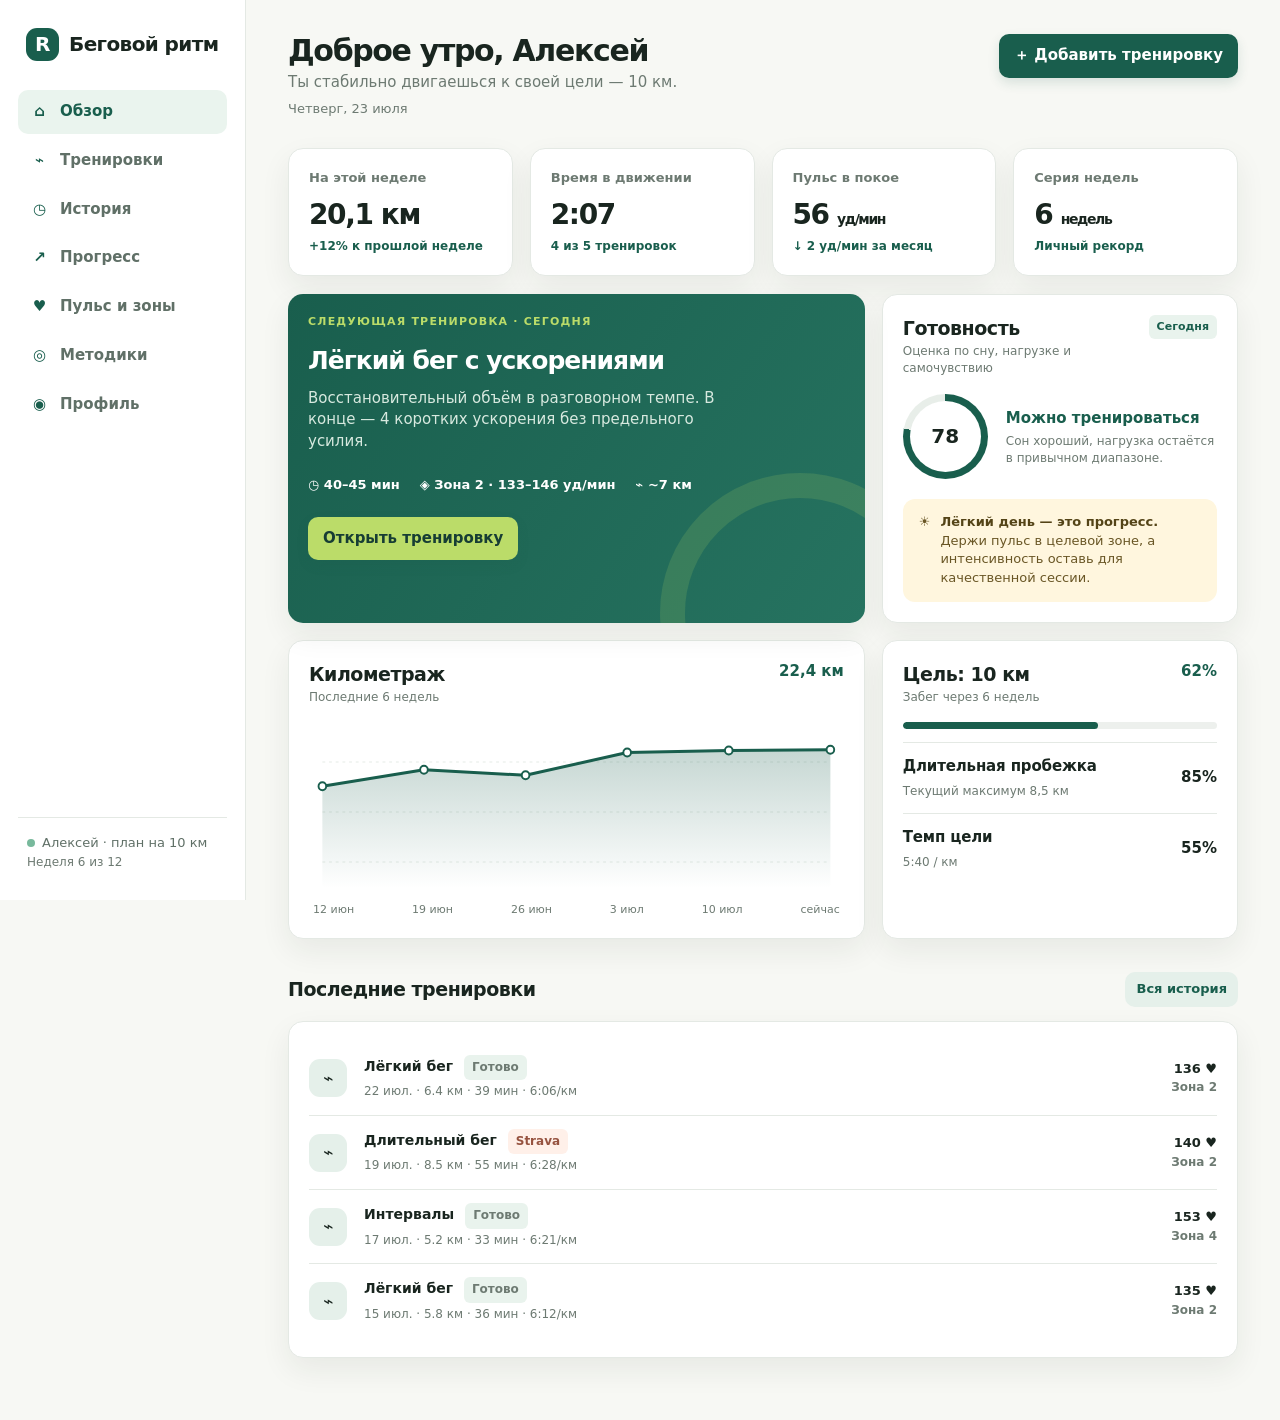
<file: outputs/index.html>
<!doctype html>
<html lang="ru">
<head>
  <meta charset="utf-8" />
  <meta name="viewport" content="width=device-width, initial-scale=1" />
  <title>Беговой ритм — личный кабинет</title>
  <style>
    :root { --ink:#19251f; --muted:#6d7a72; --line:#e4e9e4; --paper:#f7f8f4; --card:#fff; --forest:#195e4d; --lime:#bbdc69; --coral:#ea795d; --blue:#5486d9; --shadow:0 12px 30px rgba(22,43,35,.07); }
    * { box-sizing:border-box; }
    body { margin:0; background:var(--paper); color:var(--ink); font:15px/1.45 Inter, ui-sans-serif, system-ui, -apple-system, BlinkMacSystemFont, "Segoe UI", sans-serif; }
    button, input, select, textarea { font:inherit; }
    button { cursor:pointer; }
    .app { min-height:100vh; display:grid; grid-template-columns:246px minmax(0,1fr); }
    aside { background:#fff; color:var(--ink); padding:28px 18px; display:flex; flex-direction:column; position:sticky; top:0; height:100vh; border-right:1px solid var(--line); }
    .brand { display:flex; align-items:center; gap:10px; padding:0 8px 29px; font-weight:750; letter-spacing:-.03em; font-size:20px; }
    .brand-mark { display:grid; place-items:center; width:33px; height:33px; border-radius:11px; color:#fff; background:var(--forest); font-weight:900; }
    .nav { display:grid; gap:5px; }
    .nav button { border:0; color:#607067; background:transparent; border-radius:10px; padding:11px 12px; text-align:left; display:flex; gap:11px; align-items:center; font-weight:600; }
    .nav button:hover, .nav button.active { background:#eaf4ee; color:var(--forest); }
    .nav .icon { width:19px; text-align:center; color:var(--forest); }
    .aside-bottom { margin-top:auto; padding:16px 9px 0; border-top:1px solid var(--line); color:#607067; font-size:13px; }
    .profile-dot { width:8px; height:8px; display:inline-block; border-radius:50%; margin-right:7px; background:#78b99c; }
    main { max-width:1400px; width:100%; margin:0 auto; padding:34px 42px 62px; }
    .page { display:none; animation:fade .18s ease-out; }
    .page.active { display:block; }
    @keyframes fade { from{opacity:.5; transform:translateY(3px)} to{opacity:1; transform:none} }
    .topline { display:flex; align-items:flex-start; justify-content:space-between; gap:20px; margin-bottom:29px; }
    h1 { font-size:30px; letter-spacing:-.045em; margin:0 0 5px; line-height:1.1; }
    h2 { font-size:19px; letter-spacing:-.025em; margin:0; }
    h3 { font-size:15px; margin:0 0 5px; letter-spacing:-.01em; }
    p { margin:0; color:var(--muted); }
    .date { font-size:13px; color:var(--muted); margin-top:6px; }
    .btn { border:0; background:var(--forest); color:#fff; border-radius:10px; padding:11px 15px; font-weight:700; box-shadow:0 5px 12px rgba(25,94,77,.14); }
    .btn:hover { background:#124a3d; }
    .btn.secondary { color:var(--forest); background:#e5f0ea; box-shadow:none; }
    .btn.light { background:#fff; color:var(--forest); box-shadow:none; }
    .btn.warn { background:#fff0eb; color:#b94d35; box-shadow:none; }
    .btn.small { padding:8px 11px; font-size:13px; }
    .grid { display:grid; gap:17px; }
    .stats { grid-template-columns:repeat(4,1fr); margin-bottom:18px; }
    .card { background:var(--card); border:1px solid var(--line); border-radius:15px; padding:20px; box-shadow:var(--shadow); }
    .stat { min-height:115px; }
    .stat .label { color:var(--muted); font-size:13px; font-weight:600; }
    .stat .value { font-size:28px; font-weight:760; letter-spacing:-.05em; margin:8px 0 2px; }
    .delta { color:var(--forest); font-size:12px; font-weight:700; }
    .delta.coral { color:#c65c44; }
    .dashboard-grid { grid-template-columns:minmax(0,1.36fr) minmax(300px,.84fr); }
    .session { background:linear-gradient(125deg,#195e4d,#267360); color:#fff; border:0; min-height:275px; position:relative; overflow:hidden; }
    .session:after { content:""; width:230px; height:230px; position:absolute; border:25px solid rgba(187,220,105,.15); border-radius:50%; right:-75px; bottom:-130px; }
    .session > * { position:relative; z-index:1; }
    .eyebrow { color:var(--lime); text-transform:uppercase; letter-spacing:.11em; font-weight:800; font-size:11px; }
    .session h2 { font-size:25px; margin:13px 0 8px; letter-spacing:-.04em; }
    .session p { color:#d7e9df; max-width:430px; }
    .session-meta { display:flex; gap:20px; flex-wrap:wrap; margin-top:23px; font-size:13px; font-weight:650; }
    .session .btn { margin-top:22px; background:var(--lime); color:#173d34; }
    .readiness { display:flex; align-items:center; gap:18px; }
    .score-ring { --pct:78; width:85px; height:85px; border-radius:50%; display:grid; place-items:center; background:conic-gradient(var(--forest) calc(var(--pct) * 1%), #e8eee9 0); position:relative; flex:0 0 auto; }
    .score-ring:after { content:""; position:absolute; inset:7px; background:#fff; border-radius:50%; }
    .score-ring span { position:relative; z-index:1; font-size:20px; font-weight:800; }
    .readiness .status { color:var(--forest); font-weight:800; margin:3px 0; }
    .chart-card { min-height:270px; }
    .card-head { display:flex; justify-content:space-between; gap:12px; align-items:flex-start; margin-bottom:16px; }
    .tiny { color:var(--muted); font-size:12px; }
    .chart { width:100%; height:180px; display:block; overflow:visible; }
    .chart-labels { display:flex; justify-content:space-between; color:var(--muted); font-size:11px; padding:0 4px; }
    .progress-row { display:flex; justify-content:space-between; align-items:center; gap:16px; padding:13px 0; border-top:1px solid var(--line); }
    .progress-row:first-of-type { border-top:0; }
    .bar { height:7px; border-radius:9px; background:#edf0ed; overflow:hidden; width:100%; margin-top:7px; }
    .bar i { height:100%; display:block; background:var(--forest); border-radius:inherit; }
    .section-title { display:flex; justify-content:space-between; align-items:center; gap:16px; margin:33px 0 14px; }
    .activity-list { display:grid; gap:0; }
    .activity { display:grid; grid-template-columns:43px 1fr auto; gap:12px; align-items:center; padding:13px 0; border-top:1px solid var(--line); }
    .activity:first-child { border-top:0; }
    .run-dot { width:38px; height:38px; border-radius:11px; display:grid; place-items:center; font-size:17px; background:#e5f0ea; }
    .activity strong { display:block; font-size:14px; }
    .activity span { font-size:12px; color:var(--muted); }
    .activity .side { text-align:right; font-weight:700; font-size:13px; }
    .notice { padding:14px 16px; border-radius:12px; background:#fff6de; color:#695625; font-size:13px; display:flex; gap:10px; align-items:flex-start; }
    .notice b { color:#544417; }
    .toolbar { display:flex; flex-wrap:wrap; gap:10px; align-items:center; margin-bottom:18px; }
    input, select, textarea { border:1px solid #dce4dd; border-radius:9px; color:var(--ink); background:#fff; padding:10px 11px; outline:0; width:100%; }
    input:focus, select:focus, textarea:focus { border-color:#55a08d; box-shadow:0 0 0 3px rgba(80,160,140,.13); }
    label { display:grid; gap:6px; color:#4c5b52; font-size:13px; font-weight:700; }
    textarea { min-height:80px; resize:vertical; }
    .filters { display:grid; grid-template-columns:1.5fr repeat(3,1fr); gap:10px; flex:1; min-width:540px; }
    .workout-layout { grid-template-columns:minmax(0,1.45fr) minmax(280px,.75fr); }
    .workout-hero { padding:24px; }
    .workout-hero h2 { font-size:23px; margin-top:8px; }
    .target-zone { margin:18px 0; display:flex; align-items:center; gap:11px; padding:12px; background:#f0f6f2; border-radius:11px; color:var(--forest); font-weight:700; }
    .target-zone .badge { background:var(--forest); color:#fff; padding:5px 8px; border-radius:7px; font-size:12px; }
    .plan-details { display:grid; grid-template-columns:repeat(3,1fr); gap:10px; margin:19px 0; }
    .plan-details div { padding:11px; border:1px solid var(--line); border-radius:10px; }
    .plan-details span { display:block; color:var(--muted); font-size:12px; }
    .plan-details b { display:block; font-size:16px; margin-top:2px; }
    .tip { background:#f6faf2; border-left:3px solid var(--lime); padding:13px; font-size:13px; color:#465548; border-radius:0 8px 8px 0; }
    .manual-form { display:grid; gap:13px; }
    .form-grid { display:grid; grid-template-columns:repeat(2,1fr); gap:12px; }
    .form-grid.three { grid-template-columns:repeat(3,1fr); }
    .history-card { padding:8px 20px; }
    .history-row { display:grid; grid-template-columns:70px minmax(180px,1.4fr) repeat(3,.7fr) 100px 26px; align-items:center; gap:15px; padding:14px 0; border-top:1px solid var(--line); }
    .history-row:first-child { border-top:0; }
    .history-row span { color:var(--muted); font-size:13px; }
    .tag { display:inline-flex; width:max-content; padding:4px 8px; color:var(--forest); background:#e9f3ed; border-radius:6px; font-size:11px; font-weight:800; }
    .tag.import { color:#96523f; background:#fff0e9; }
    .icon-button { border:0; background:transparent; color:var(--muted); font-size:18px; padding:2px; }
    .progress-grid { grid-template-columns:1.35fr .85fr; }
    .metric-tabs { display:flex; flex-wrap:wrap; gap:6px; }
    .metric-tabs button { background:#f0f3f0; border:0; border-radius:7px; color:#55645a; padding:6px 8px; font-size:12px; font-weight:700; }
    .metric-tabs button.active { color:#fff; background:var(--forest); }
    .insight { border-radius:12px; padding:16px; background:#f2f8ec; color:#3c5a47; margin-top:11px; font-size:13px; }
    .insight b { display:block; margin-bottom:4px; color:#173d34; }
    .zone-layout { grid-template-columns:.8fr 1.2fr; }
    .radio-list { display:grid; gap:7px; }
    .radio { cursor:pointer; display:flex; gap:9px; align-items:flex-start; padding:10px; border:1px solid var(--line); border-radius:10px; font-size:13px; color:#536258; }
    .radio:has(input:checked) { border-color:#7dbda9; background:#f2f8f4; color:#234c40; }
    .radio input { width:auto; margin:2px 0 0; accent-color:var(--forest); }
    .calc-result { display:grid; grid-template-columns:repeat(3,1fr); gap:10px; margin:18px 0; }
    .calc-result div { padding:11px; border-radius:10px; background:#f5f7f5; }
    .calc-result span { display:block; font-size:11px; color:var(--muted); }
    .calc-result b { font-size:18px; }
    .zone-table { display:grid; gap:8px; }
    .zone-row { display:grid; grid-template-columns:35px 86px 1fr auto; gap:10px; align-items:center; border:1px solid var(--line); padding:10px; border-radius:10px; }
    .z-pill { color:#173d34; font-size:11px; font-weight:900; border-radius:7px; text-align:center; padding:6px 1px; background:#d9efe5; }
    .zone-row:nth-child(2) .z-pill { background:#dff0c6; }
    .zone-row:nth-child(3) .z-pill { background:#f6e9ab; }
    .zone-row:nth-child(4) .z-pill { background:#ffd6ad; }
    .zone-row:nth-child(5) .z-pill { background:#ffd2c9; }
    .zone-row strong { font-size:13px; }
    .zone-row span { font-size:12px; color:var(--muted); }
    .zone-row b { font-size:13px; white-space:nowrap; }
    .method-grid { grid-template-columns:repeat(2,1fr); }
    .method { position:relative; padding:20px; transition:.15s; cursor:pointer; }
    .method:hover { transform:translateY(-2px); }
    .method.selected { border:2px solid #4a9c85; padding:19px; }
    .method .check { display:none; position:absolute; top:15px; right:15px; color:var(--forest); font-weight:900; }
    .method.selected .check { display:block; }
    .method ul { margin:13px 0 0; padding-left:17px; color:var(--muted); font-size:13px; }
    .method li + li { margin-top:5px; }
    .advanced { color:#94532f; background:#fff1e9; border-radius:5px; padding:3px 6px; font-size:10px; margin-left:5px; vertical-align:2px; }
    .three-zone { display:flex; height:21px; gap:3px; margin:14px 0 7px; }
    .three-zone i { display:block; border-radius:4px; }
    .three-zone i:nth-child(1){width:77%;background:#82c6a8}.three-zone i:nth-child(2){width:7%;background:#f1d280}.three-zone i:nth-child(3){width:16%;background:#e4876f}
    .recovery-grid { grid-template-columns:repeat(3,1fr); }
    .recovery { min-height:154px; }
    .recovery .emoji { font-size:24px; margin-bottom:8px; }
    .profile-grid { grid-template-columns:.9fr 1.1fr; }
    .strava-card { background:linear-gradient(130deg,#fb6a34,#e85025); color:#fff; border:0; }
    .strava-card p { color:#ffe8dc; }
    .connection { padding:14px; border-radius:11px; background:rgba(255,255,255,.14); margin:17px 0; display:flex; justify-content:space-between; gap:8px; }
    .connection small { display:block; color:#ffe8dc; }
    .switch { display:flex; align-items:center; gap:9px; cursor:pointer; color:#48574e; font-weight:700; font-size:13px; }
    .switch input { appearance:none; width:34px; height:19px; background:#cbd5ce; border-radius:20px; position:relative; padding:0; transition:.2s; }
    .switch input:before { content:""; width:15px; height:15px; background:#fff; position:absolute; left:2px; top:2px; border-radius:50%; transition:.2s; }
    .switch input:checked { background:var(--forest); }
    .switch input:checked:before { left:17px; }
    .achievement-list { display:grid; grid-template-columns:repeat(2,1fr); gap:10px; }
    .achievement { padding:12px; border:1px solid var(--line); border-radius:10px; font-size:13px; }
    .achievement .emoji { font-size:21px; display:block; margin-bottom:5px; }
    .achievement.locked { opacity:.44; }
    .creator-card { display:flex; align-items:center; gap:15px; }
    .admin-avatar { width:68px; height:68px; flex:0 0 auto; display:grid; place-items:center; overflow:hidden; border-radius:50%; background:linear-gradient(145deg,#d9eddf,#9ecab5); color:var(--forest); font-weight:850; font-size:20px; border:3px solid #f1f7f2; box-shadow:0 3px 10px rgba(25,94,77,.12); }
    .admin-avatar img { width:100%; height:100%; object-fit:cover; }
    .creator-card h2 { margin-bottom:3px; }
    .creator-links { display:flex; gap:8px; flex-wrap:wrap; margin-top:8px; }
    .creator-links a { color:var(--forest); text-decoration:none; padding:5px 8px; background:#eaf4ee; border-radius:7px; font-size:12px; font-weight:800; }
    .modal-backdrop { position:fixed; z-index:50; inset:0; background:rgba(14,31,25,.55); display:none; align-items:center; justify-content:center; padding:20px; }
    .modal-backdrop.open { display:flex; }
    .modal { width:min(650px,100%); max-height:calc(100vh - 40px); overflow:auto; background:#fff; border-radius:17px; padding:25px; box-shadow:0 25px 80px rgba(0,0,0,.2); }
    .modal-top { display:flex; justify-content:space-between; gap:10px; margin-bottom:20px; }
    .modal-top h2 { font-size:23px; }
    .modal-close { border:0; color:var(--muted); background:transparent; font-size:24px; line-height:1; }
    .scale { display:grid; grid-template-columns:repeat(10,1fr); gap:5px; }
    .scale input { display:none; }
    .scale label { display:grid; place-items:center; height:34px; background:#f0f3f0; border-radius:7px; cursor:pointer; color:#58675e; font-size:13px; }
    .scale input:checked + label { background:var(--forest); color:#fff; }
    .choice-set { display:flex; flex-wrap:wrap; gap:7px; }
    .choice-set input { display:none; }
    .choice-set label { padding:8px 10px; background:#f0f3f0; border-radius:8px; cursor:pointer; font-size:12px; }
    .choice-set input:checked + label { background:#dcefd8; color:#174d3e; }
    .modal-fields { display:grid; gap:15px; }
    .modal-footer { display:flex; justify-content:flex-end; gap:8px; margin-top:21px; }
    .toast { position:fixed; z-index:70; right:22px; bottom:22px; padding:12px 15px; color:#fff; background:#173d34; border-radius:10px; box-shadow:var(--shadow); font-weight:700; font-size:13px; transform:translateY(85px); opacity:0; transition:.25s; }
    .toast.show { transform:none; opacity:1; }
    @media (max-width:1020px) { .stats{grid-template-columns:repeat(2,1fr)} .dashboard-grid,.workout-layout,.progress-grid,.zone-layout,.profile-grid {grid-template-columns:1fr} }
    @media (max-width:760px) { .app{display:block} aside{height:auto; position:static; padding:14px; flex-direction:row; align-items:center; overflow:auto; gap:12px} .brand{padding:0; white-space:nowrap; font-size:17px}.nav{display:flex; gap:3px}.nav button{padding:8px}.nav button .text{display:none}.aside-bottom{display:none}main{padding:24px 17px 45px}.topline{display:block}.topline .btn{margin-top:15px}.stats,.method-grid,.recovery-grid{grid-template-columns:1fr}.filters{min-width:0;grid-template-columns:1fr 1fr}.history-row{grid-template-columns:60px 1fr auto}.history-row > :nth-child(3),.history-row > :nth-child(4),.history-row > :nth-child(5){display:none}.plan-details,.form-grid,.form-grid.three,.calc-result{grid-template-columns:1fr}.zone-row{grid-template-columns:33px 1fr auto}.zone-row span{display:none}.achievement-list{grid-template-columns:1fr}.chart-card{min-height:240px} }
  </style>
</head>
<body>
  <div class="app">
    <aside>
      <div class="brand"><span class="brand-mark">R</span> Беговой ритм</div>
      <nav class="nav" aria-label="Разделы кабинета">
        <button class="active" data-page="dashboard"><span class="icon">⌂</span><span class="text">Обзор</span></button>
        <button data-page="training"><span class="icon">⌁</span><span class="text">Тренировки</span></button>
        <button data-page="history"><span class="icon">◷</span><span class="text">История</span></button>
        <button data-page="progress"><span class="icon">↗</span><span class="text">Прогресс</span></button>
        <button data-page="zones"><span class="icon">♥</span><span class="text">Пульс и зоны</span></button>
        <button data-page="methods"><span class="icon">◎</span><span class="text">Методики</span></button>
        <button data-page="profile"><span class="icon">◉</span><span class="text">Профиль</span></button>
      </nav>
      <div class="aside-bottom"><span class="profile-dot"></span>Алексей · план на 10 км<br><span class="tiny">Неделя 6 из 12</span></div>
    </aside>

    <main>
      <section class="page active" id="dashboard">
        <div class="topline"><div><h1>Доброе утро, Алексей</h1><p>Ты стабильно двигаешься к своей цели — 10 км.</p><div class="date">Четверг, 23 июля</div></div><button class="btn" data-action="add-workout">＋ Добавить тренировку</button></div>
        <div class="grid stats">
          <article class="card stat"><div class="label">На этой неделе</div><div class="value" id="week-km">22,4 км</div><div class="delta">+12% к прошлой неделе</div></article>
          <article class="card stat"><div class="label">Время в движении</div><div class="value" id="week-time">2:08</div><div class="delta">4 из 5 тренировок</div></article>
          <article class="card stat"><div class="label">Пульс в покое</div><div class="value" id="rest-stat">56 <small style="font-size:14px">уд/мин</small></div><div class="delta">↓ 2 уд/мин за месяц</div></article>
          <article class="card stat"><div class="label">Серия недель</div><div class="value">6 <small style="font-size:14px">недель</small></div><div class="delta">Личный рекорд</div></article>
        </div>
        <div class="grid dashboard-grid">
          <article class="card session"><div class="eyebrow">Следующая тренировка · сегодня</div><h2>Лёгкий бег с ускорениями</h2><p>Восстановительный объём в разговорном темпе. В конце — 4 коротких ускорения без предельного усилия.</p><div class="session-meta"><span>◷ 40–45 мин</span><span>◈ Зона 2 · <span id="next-zone">129–142</span> уд/мин</span><span>⌁ ~7 км</span></div><button class="btn" data-page-target="training">Открыть тренировку</button></article>
          <article class="card"><div class="card-head"><div><h2>Готовность</h2><p class="tiny">Оценка по сну, нагрузке и самочувствию</p></div><span class="tag">Сегодня</span></div><div class="readiness"><div class="score-ring"><span>78</span></div><div><div class="status">Можно тренироваться</div><p class="tiny">Сон хороший, нагрузка остаётся в привычном диапазоне.</p></div></div><div class="notice" style="margin-top:20px"><span>☀</span><div><b>Лёгкий день — это прогресс.</b><br>Держи пульс в целевой зоне, а интенсивность оставь для качественной сессии.</div></div></article>
          <article class="card chart-card"><div class="card-head"><div><h2>Километраж</h2><p class="tiny">Последние 6 недель</p></div><b style="color:var(--forest)">22,4 км</b></div><svg id="dashboard-chart" class="chart" viewBox="0 0 560 180" preserveAspectRatio="none"></svg><div class="chart-labels"><span>12 июн</span><span>19 июн</span><span>26 июн</span><span>3 июл</span><span>10 июл</span><span>сейчас</span></div></article>
          <article class="card"><div class="card-head"><div><h2>Цель: 10 км</h2><p class="tiny">Забег через 6 недель</p></div><b style="color:var(--forest)">62%</b></div><div class="bar"><i style="width:62%"></i></div><div class="progress-row" style="margin-top:13px"><div><h3>Длительная пробежка</h3><p class="tiny">Текущий максимум 8,5 км</p></div><b>85%</b></div><div class="progress-row"><div><h3>Темп цели</h3><p class="tiny">5:40 / км</p></div><b>55%</b></div></article>
        </div>
        <div class="section-title"><h2>Последние тренировки</h2><button class="btn secondary small" data-page-target="history">Вся история</button></div>
        <article class="card"><div class="activity-list" id="recent-activities"></div></article>
      </section>

      <section class="page" id="training">
        <div class="topline"><div><h1>Тренировки</h1><p>План адаптируется под твою нагрузку и восстановление.</p></div><button class="btn" data-action="add-workout">＋ Добавить тренировку</button></div>
        <div class="grid workout-layout">
          <article class="card workout-hero"><div class="eyebrow" style="color:var(--forest)">Сегодня · план</div><h2>Лёгкий бег с ускорениями</h2><p>Начни спокойно. Если пульс выше целевой зоны или чувствуешь усталость — пропусти ускорения.</p><div class="target-zone"><span class="badge">Зона 2</span><span>Целевой пульс: <span id="training-zone">129–142</span> уд/мин</span></div><div class="plan-details"><div><span>Длительность</span><b>40–45 мин</b></div><div><span>Дистанция</span><b>~7 км</b></div><div><span>Темп</span><b>Разговорный</b></div></div><div class="tip">Совет: разминка 7–10 минут, затем лёгкий бег. Ускорения — только при хорошем самочувствии.</div><div style="display:flex;gap:9px;margin-top:20px;flex-wrap:wrap"><button class="btn" data-action="complete-plan">✓ Завершить тренировку</button><button class="btn secondary" data-action="skip-plan">Перенести</button></div></article>
          <article class="card"><div class="card-head"><div><h2>Баланс недели</h2><p class="tiny">По времени в пульсовых зонах</p></div><span class="tag">80/20</span></div><div class="three-zone"><i></i><i></i><i></i></div><div style="display:flex;justify-content:space-between;font-size:12px"><span>Легко 77%</span><span>Средне 7%</span><span>Интенсивно 16%</span></div><div class="notice" style="margin-top:20px"><span>✓</span><div><b>Баланс в норме</b><br>Качественная работа запланирована на субботу. Завтра — отдых или кросс-тренировка.</div></div></article>
        </div>
        <div class="section-title"><h2>Завершённые тренировки</h2><span class="tiny">После пробежки добавь оценку — план станет точнее.</span></div>
        <article class="card history-card"><div id="training-list"></div></article>
      </section>

      <section class="page" id="history">
        <div class="topline"><div><h1>История</h1><p>Все тренировки, показатели и заметки в одном месте.</p></div><button class="btn" data-action="add-workout">＋ Добавить тренировку</button></div>
        <div class="toolbar"><div class="filters"><input id="history-search" placeholder="Поиск по тренировкам" /><select id="history-type"><option value="">Все типы</option><option>Лёгкий бег</option><option>Темповый бег</option><option>Интервалы</option><option>Длительный бег</option></select><select id="history-zone"><option value="">Все зоны</option><option value="1">Зона 1</option><option value="2">Зона 2</option><option value="3">Зона 3</option><option value="4">Зона 4</option><option value="5">Зона 5</option></select><select id="history-feeling"><option value="">Самочувствие</option><option>Отлично</option><option>Хорошо</option><option>Нормально</option><option>Тяжело</option><option>Плохо</option></select></div></div>
        <article class="card history-card"><div id="history-list"></div></article>
        <div class="notice" style="margin-top:18px"><span>ⓘ</span><div>Показатели хранятся только в этом браузере. В рабочем продукте синхронизируйте их с защищённым аккаунтом.</div></div>
      </section>

      <section class="page" id="progress">
        <div class="topline"><div><h1>Прогресс</h1><p>Смотри на тенденции, а не на одну отдельную тренировку.</p></div><button class="btn secondary" data-page-target="history">Сравнить тренировки</button></div>
        <div class="grid progress-grid">
          <article class="card chart-card"><div class="card-head"><div><h2 id="metric-title">Километраж по неделям</h2><p class="tiny" id="metric-subtitle">Плавный рост объёма</p></div><b id="metric-value" style="color:var(--forest)">22,4 км</b></div><div class="metric-tabs"><button class="active" data-metric="distance">Километраж</button><button data-metric="wellbeing">Самочувствие</button><button data-metric="effort">Сложность</button><button data-metric="rest">Пульс покоя</button></div><svg id="progress-chart" class="chart" style="margin-top:11px" viewBox="0 0 560 180" preserveAspectRatio="none"></svg><div class="chart-labels"><span>Нед. 1</span><span>Нед. 2</span><span>Нед. 3</span><span>Нед. 4</span><span>Нед. 5</span><span>Нед. 6</span></div></article>
          <article class="card"><div class="card-head"><div><h2>Понятные выводы</h2><p class="tiny">За последние 4 недели</p></div><span>✦</span></div><div class="insight"><b>Объём вырос на 18%</b>Ты добавил километры постепенно — сохраняй лёгкие дни.</div><div class="insight"><b>Лёгкий темп улучшается</b>При похожем пульсе средний темп быстрее на 11 сек/км.</div><div class="insight" id="recovery-insight"><b>Восстановление в норме</b>Средняя сложность и самочувствие остаются сбалансированными.</div></article>
          <article class="card"><div class="card-head"><div><h2>Время по зонам</h2><p class="tiny">Текущая неделя</p></div><b>2:08</b></div><div id="zone-distribution"></div></article>
          <article class="card"><div class="card-head"><div><h2>Личные рекорды</h2><p class="tiny">Лучшие результаты</p></div><span>🏅</span></div><div class="progress-row"><span>1 км</span><b>4:48</b></div><div class="progress-row"><span>5 км</span><b>27:32</b></div><div class="progress-row"><span>10 км</span><b>58:41</b></div><div class="progress-row"><span>21,1 км</span><b>—</b></div></article>
        </div>
      </section>

      <section class="page" id="zones">
        <div class="topline"><div><h1>Пульс и зоны</h1><p>Персональные зоны — ориентир для распределения нагрузки, а не медицинский диагноз.</p></div><button class="btn secondary" data-action="save-zones">Сохранить расчёт</button></div>
        <div class="grid zone-layout">
          <article class="card"><div class="card-head"><div><h2>Калькулятор зон</h2><p class="tiny">Метод Карвонена рекомендован по умолчанию</p></div></div><div class="manual-form"><div class="form-grid"><label>Возраст<input id="age" type="number" min="14" max="100" value="35" /></label><label>Пульс в покое<input id="rhr" type="number" min="30" max="110" value="56" /></label></div><label>Максимальный пульс <span class="tiny" style="font-weight:500">Оставьте пустым для расчёта 208 − 0,7 × возраст</span><input id="hrmax" type="number" min="120" max="240" placeholder="Например, 185" /></label><label>Пороговый пульс <span class="tiny" style="font-weight:500">Необязательно, для расширенного режима</span><input id="threshold" type="number" min="100" max="220" placeholder="Например, 165" /></label><div class="radio-list"><label class="radio"><input type="radio" name="calc" value="karvonen" checked /><span><b>Резерв пульса — Карвонен</b><br><small>Учитывает максимальный и пульс в покое</small></span></label><label class="radio"><input type="radio" name="calc" value="max" /><span><b>Процент от максимального</b><br><small>Простой резервный вариант</small></span></label><label class="radio"><input type="radio" name="calc" value="threshold" /><span><b>Пороговый пульс / тест</b><br><small>Нужны персональные границы</small></span></label></div></div></article>
          <article class="card"><div class="card-head"><div><h2>Твои тренировочные зоны</h2><p class="tiny" id="zone-method-label">По резерву пульса (Карвонен)</p></div><span class="tag" id="hrmax-source">оценка</span></div><div class="calc-result"><div><span>Пульс в покое</span><b id="result-rhr">56</b> уд/мин</div><div><span>Максимальный пульс</span><b id="result-max">184</b> уд/мин</div><div><span>Резерв пульса</span><b id="result-reserve">128</b> уд/мин</div></div><div class="zone-table" id="zone-table"></div><div class="notice" style="margin-top:17px"><span>ⓘ</span><div><b>Оценочные значения.</b><br>Расчётный максимум полезен как стартовая точка. При наличии корректных данных часов или теста замените его реальным значением.</div></div></article>
        </div>
        <div class="section-title"><h2>Как использовать зоны</h2><span class="tiny">В тренировках цель и допустимый диапазон уже указаны.</span></div>
        <article class="card"><div class="activity-list"><div class="activity"><div class="run-dot">⌁</div><div><strong>Лёгкий и длительный бег</strong><span>Преимущественно зоны 1–2, разговорный темп</span></div><div class="side">Z1–Z2</div></div><div class="activity"><div class="run-dot">⌁</div><div><strong>Темповая и пороговая работа</strong><span>Контролируемая нагрузка, не каждый день</span></div><div class="side">Z3–Z4</div></div><div class="activity"><div class="run-dot">⌁</div><div><strong>Короткие интервалы</strong><span>Качественная работа с полным восстановлением</span></div><div class="side">Z4–Z5</div></div></div></article>
      </section>

      <section class="page" id="methods">
        <div class="topline"><div><h1>Методики тренировок</h1><p>Лучший подход зависит от цели, текущего объёма, восстановления и истории травм.</p></div><span class="tag">Выбрано: 80/20</span></div>
        <div class="grid method-grid" id="method-grid">
          <article class="card method selected" data-method="80/20"><span class="check">✓</span><h2>80/20</h2><p>Рекомендуемый подход для большинства бегунов.</p><div class="three-zone"><i style="width:80%"></i><i style="width:3%"></i><i style="width:17%"></i></div><ul><li>Около 80% времени — легко, зоны 1–2.</li><li>До 20% — темп, интервалы, горки.</li><li>Соотношение считается по времени, а не количеству тренировок.</li></ul></article>
          <article class="card method" data-method="polarized"><span class="check">✓</span><h2>Поляризованная модель</h2><p>Ясное разделение лёгких и интенсивных дней.</p><div class="three-zone"><i></i><i></i><i></i></div><ul><li>Большинство объёма ниже первого порога.</li><li>Небольшая часть — выше второго порога.</li><li>Минимум времени в «серой зоне».</li></ul></article>
          <article class="card method" data-method="pyramidal"><span class="check">✓</span><h2>Пирамидальная модель</h2><p>Плавное распределение для развития выносливости.</p><ul><li>Много лёгкой работы.</li><li>Меньше умеренной и ещё меньше высокой интенсивности.</li><li>Подходит для 10 км, полумарафона и марафона.</li></ul></article>
          <article class="card method" data-method="norwegian"><span class="check">✓</span><h2>Норвежская система <span class="advanced">Продвинутый</span></h2><p>Объём плюс контролируемые пороговые тренировки.</p><ul><li><b>Norwegian Single</b> — одна контролируемая сессия в день.</li><li><b>Double Threshold</b> — только при стабильной базе, отсутствии травм и подтверждённых данных.</li><li>При плохом сне, боли или тяжёлой сессии план упрощается.</li></ul></article>
        </div>
        <div class="section-title"><h2>Концепция лучшего результата</h2></div>
        <div class="grid stats" style="margin-bottom:0"><article class="card"><h3>Постепенность</h3><p class="tiny">Наращивай объём без резких скачков.</p></article><article class="card"><h3>Чередование</h3><p class="tiny">Тяжёлым дням всегда следуют лёгкие.</p></article><article class="card"><h3>Периодизация</h3><p class="tiny">База → развитие → пик → снижение перед стартом.</p></article><article class="card"><h3>Адаптация</h3><p class="tiny">Сон, пульс, самочувствие и Strava корректируют план.</p></article></div>
        <div class="section-title"><h2>Кросс-тренировки и восстановление</h2><span class="tiny">Лёгкая активность в зоне 1–2</span></div>
        <div class="grid recovery-grid"><article class="card recovery"><div class="emoji">🚶</div><h3>Спокойная ходьба</h3><p class="tiny">20–45 мин · разгрузить ноги и поддержать привычку.</p></article><article class="card recovery"><div class="emoji">🚲</div><h3>Велосипед</h3><p class="tiny">30–50 мин · низкоударная аэробная работа.</p></article><article class="card recovery"><div class="emoji">🏊</div><h3>Плавание или эллипс</h3><p class="tiny">20–40 мин · подвижность без ударной нагрузки.</p></article><article class="card recovery"><div class="emoji">🧘</div><h3>Мобильность и йога</h3><p class="tiny">15–25 мин · мягкое восстановление и диапазон движений.</p></article><article class="card recovery"><div class="emoji">🏋️</div><h3>Силовая отдельно</h3><p class="tiny">1–2 раза в неделю: стопы, икры, ягодицы, корпус, задняя поверхность бедра.</p></article><article class="card recovery"><div class="emoji">⚠</div><h3>Не для восстановления</h3><p class="tiny">Без HIIT, тяжёлых ног, прыжков и соревновательной нагрузки.</p></article></div>
      </section>

      <section class="page" id="profile">
        <div class="topline"><div><h1>Профиль и интеграции</h1><p>Настрой данные, которые помогают сделать план точнее.</p></div></div>
        <div class="grid profile-grid"><article class="card strava-card"><div class="eyebrow" style="color:#fff4ed">Интеграция</div><h2 style="font-size:25px;margin:9px 0">Strava</h2><p>Импортируй пробежки: дистанцию, время, темп, набор, пульс и маршрут — если они доступны.</p><div class="connection"><div><b id="strava-status">Не подключено</b><small id="strava-date">Подключите аккаунт, чтобы начать</small></div><span>◉</span></div><button class="btn light" id="strava-connect">Подключить Strava</button><button class="btn light" id="strava-sync" style="display:none">Синхронизировать сейчас</button><button class="btn light" id="strava-disconnect" style="display:none;margin-left:7px">Отключить</button></article>
          <article class="card"><div class="card-head"><div><h2>Настройки синхронизации</h2><p class="tiny">Связанные тренировки всегда можно подтвердить или отменить вручную.</p></div></div><label class="switch"><input id="auto-sync" type="checkbox" checked /><span>Синхронизировать автоматически</span></label><div class="progress-row" style="margin-top:17px"><div><h3>Сопоставление с планом</h3><p class="tiny">Импортированная пробежка сверяется с датой, дистанцией и типом тренировки.</p></div><b>Включено</b></div><div class="progress-row"><div><h3>Импорт пульса</h3><p class="tiny">Средний и максимальный пульс, плюс время по зонам, если доступно.</p></div><b>Включено</b></div><div class="notice" style="margin-top:17px"><span>🔒</span><div><b>Демо-интеграция.</b><br>Кнопка показывает сценарий подключения. Для рабочего OAuth нужны зарегистрированное приложение Strava, серверный обмен токенами и политика обработки данных.</div></div></article></div>
        <div class="section-title"><h2>Создатель проекта</h2><span class="tiny">Публичные ссылки и фото настраиваются владельцем сайта.</span></div>
        <article class="card"><div class="creator-card"><div class="admin-avatar" id="admin-avatar">RS</div><div><h2 id="admin-name">Rizat Sakupov</h2><p>Создатель сайта «Беговой ритм»</p><div class="creator-links" id="creator-links"></div></div></div><div class="form-grid" style="margin-top:20px"><label>Instagram — публичная ссылка<input id="admin-instagram" type="url" placeholder="https://instagram.com/..." /></label><label>Strava — публичная ссылка<input id="admin-strava" type="url" placeholder="https://www.strava.com/athletes/..." /></label></div><div style="display:flex;gap:9px;flex-wrap:wrap;margin-top:13px"><input id="admin-photo-input" type="file" accept="image/*" hidden><button class="btn secondary small" id="admin-photo-button">Добавить фото администратора</button><button class="btn small" id="admin-links-save">Сохранить ссылки</button></div><p class="tiny" style="margin-top:10px">Instagram подключён как публичная ссылка. Данные тренировок подтягиваются через защищённое подключение аккаунта, а не со страницы профиля.</p></article>
        <div class="section-title"><h2>Достижения</h2><span class="tiny">Небольшие вехи помогают поддерживать регулярность.</span></div><article class="card"><div class="achievement-list"><div class="achievement"><span class="emoji">👟</span><b>Первая пробежка</b><br><span class="tiny">Получено</span></div><div class="achievement"><span class="emoji">5K</span><b>Первый 5 км</b><br><span class="tiny">Получено</span></div><div class="achievement"><span class="emoji">🔥</span><b>4 недели регулярно</b><br><span class="tiny">Получено</span></div><div class="achievement locked"><span class="emoji">10K</span><b>Первый 10 км</b><br><span class="tiny">Впереди</span></div></div></article>
      </section>
    </main>
  </div>

  <div class="modal-backdrop" id="rating-modal" role="dialog" aria-modal="true" aria-labelledby="rating-title"><form class="modal" id="rating-form"><div class="modal-top"><div><h2 id="rating-title">Как прошла тренировка?</h2><p id="rating-summary">Добавь ощущения — следующая тренировка станет точнее.</p></div><button type="button" class="modal-close" data-close-modal>×</button></div><div class="modal-fields"><div><label>Сложность тренировки <span class="tiny" style="font-weight:500">1 — очень легко, 10 — на пределе</span></label><div class="scale" id="effort-scale"></div></div><div><label>Самочувствие</label><div class="choice-set"><input id="feel-excellent" type="radio" name="feeling" value="Отлично" checked><label for="feel-excellent">Отлично</label><input id="feel-good" type="radio" name="feeling" value="Хорошо"><label for="feel-good">Хорошо</label><input id="feel-normal" type="radio" name="feeling" value="Нормально"><label for="feel-normal">Нормально</label><input id="feel-hard" type="radio" name="feeling" value="Тяжело"><label for="feel-hard">Тяжело</label><input id="feel-bad" type="radio" name="feeling" value="Плохо"><label for="feel-bad">Плохо</label></div></div><div class="form-grid"><label>Энергия (1–5)<select name="energy"><option value="5">5 — много</option><option value="4" selected>4 — хорошая</option><option value="3">3 — средняя</option><option value="2">2 — мало</option><option value="1">1 — совсем нет</option></select></label><label>Сон прошлой ночью<select name="sleep"><option value="5">5 — отличный</option><option value="4" selected>4 — хороший</option><option value="3">3 — обычный</option><option value="2">2 — плохой</option><option value="1">1 — очень плохой</option></select></label></div><div class="form-grid"><label>Боль или дискомфорт<select name="pain"><option value="нет">Нет</option><option value="лёгкий">Есть, лёгкий</option><option value="заметный">Есть, заметный</option></select></label><label>Область тела<input name="painArea" placeholder="Например, икра справа" /></label></div><label>Комментарий<textarea name="comment" placeholder="Что получилось хорошо? Что было сложнее обычного?"></textarea></label></div><div class="modal-footer"><button type="button" class="btn secondary" data-close-modal>Отмена</button><button class="btn" type="submit">Сохранить оценку</button></div></form></div>

  <div class="modal-backdrop" id="workout-modal" role="dialog" aria-modal="true" aria-labelledby="workout-title"><form class="modal" id="workout-form"><div class="modal-top"><div><h2 id="workout-title">Добавить тренировку</h2><p>После сохранения можно сразу оценить самочувствие.</p></div><button type="button" class="modal-close" data-close-modal>×</button></div><div class="modal-fields"><div class="form-grid"><label>Дата<input name="date" type="date" required /></label><label>Тип<select name="type"><option>Лёгкий бег</option><option>Темповый бег</option><option>Интервалы</option><option>Длительный бег</option><option>Кросс-тренировка</option></select></label></div><div class="form-grid three"><label>Дистанция, км<input name="distance" type="number" step="0.1" min="0" required placeholder="7.0" /></label><label>Время, мин<input name="minutes" type="number" min="1" required placeholder="42" /></label><label>Средний пульс<input name="avgHr" type="number" min="0" placeholder="138" /></label></div><div class="form-grid"><label>Целевая зона<select name="zone"><option value="1">Зона 1</option><option value="2" selected>Зона 2</option><option value="3">Зона 3</option><option value="4">Зона 4</option><option value="5">Зона 5</option></select></label><label>Источник<select name="source"><option value="manual">Добавлено вручную</option><option value="strava">Strava</option></select></label></div></div><div class="modal-footer"><button type="button" class="btn secondary" data-close-modal>Отмена</button><button class="btn" type="submit">Сохранить и оценить</button></div></form></div>
  <div class="toast" id="toast"></div>

  <script>
    const key = 'running-rhythm-v1';
    const initialWorkouts = [
      {id:1,date:'2026-07-22',type:'Лёгкий бег',distance:6.4,minutes:39,pace:'6:06',avgHr:136,maxHr:151,zone:2,feeling:'Хорошо',effort:4,energy:4,sleep:4,pain:'нет',comment:'Лёгкий ровный бег.',source:'manual'},
      {id:2,date:'2026-07-19',type:'Длительный бег',distance:8.5,minutes:55,pace:'6:28',avgHr:140,maxHr:156,zone:2,feeling:'Хорошо',effort:5,energy:4,sleep:4,pain:'нет',comment:'Последние 10 минут тяжелее.',source:'strava'},
      {id:3,date:'2026-07-17',type:'Интервалы',distance:5.2,minutes:33,pace:'6:21',avgHr:153,maxHr:173,zone:4,feeling:'Нормально',effort:7,energy:3,sleep:3,pain:'нет',comment:'6 × 1 мин быстро.',source:'manual'},
      {id:4,date:'2026-07-15',type:'Лёгкий бег',distance:5.8,minutes:36,pace:'6:12',avgHr:135,maxHr:148,zone:2,feeling:'Отлично',effort:3,energy:5,sleep:5,pain:'нет',comment:'Хорошо восстановился.',source:'manual'},
      {id:5,date:'2026-07-12',type:'Темповый бег',distance:6.1,minutes:37,pace:'6:04',avgHr:158,maxHr:170,zone:3,feeling:'Нормально',effort:6,energy:3,sleep:3,pain:'лёгкий',comment:'Небольшая скованность икры после.',source:'strava'}
    ];
    let state = JSON.parse(localStorage.getItem(key) || 'null') || {workouts:initialWorkouts, profile:{age:35,rhr:56,max:'',method:'karvonen'}, method:'80/20', strava:false, autoSync:true, admin:{name:'Rizat Sakupov',instagram:'https://www.instagram.com/rizat.sakupov/',strava:'',stravaName:'Ризат Сакупов',photo:''}};
    state.admin ||= {name:'Rizat Sakupov',instagram:'https://www.instagram.com/rizat.sakupov/',strava:'',stravaName:'Ризат Сакупов',photo:''};
    state.admin.instagram ||= 'https://www.instagram.com/rizat.sakupov/';
    state.admin.stravaName ||= 'Ризат Сакупов';
    let pendingWorkout = null;
    const $ = (s, c=document) => c.querySelector(s);
    const $$ = (s, c=document) => [...c.querySelectorAll(s)];
    const save = () => localStorage.setItem(key, JSON.stringify(state));
    const dateLabel = d => new Intl.DateTimeFormat('ru-RU',{day:'numeric',month:'short'}).format(new Date(d+'T12:00:00'));
    const pace = (km,min) => { if(!km || !min) return '—'; const sec=Math.round(min*60/km); return `${Math.floor(sec/60)}:${String(sec%60).padStart(2,'0')}`; };
    const minutesLabel = m => `${Math.floor(m/60)}:${String(Math.round(m%60)).padStart(2,'0')}`;
    const escapeHtml = v => String(v || '').replace(/[&<>'"]/g, c => ({'&':'&amp;','<':'&lt;','>':'&gt;',"'":'&#039;','"':'&quot;'}[c]));
    function toast(message){ const el=$('#toast');el.textContent=message;el.classList.add('show');clearTimeout(toast.timer);toast.timer=setTimeout(()=>el.classList.remove('show'),3200); }
    function showPage(id){ $$('.page').forEach(p=>p.classList.toggle('active',p.id===id)); $$('.nav button').forEach(b=>b.classList.toggle('active',b.dataset.page===id)); window.scrollTo({top:0,behavior:'smooth'}); }
    function getZones(){ const age=+state.profile.age||35, rhr=+state.profile.rhr||56, supplied=+state.profile.max, max=supplied||Math.round(208-.7*age), method=state.profile.method||'karvonen'; const bounds=[[.5,.6],[.6,.7],[.7,.8],[.8,.9],[.9,1]]; let zones=bounds.map(([a,b])=> {const start=method==='max'?Math.round(max*a):Math.round(rhr+(max-rhr)*a), end=method==='max'?Math.round(max*b):Math.round(rhr+(max-rhr)*b); return [start,end]}); if(method==='threshold'&&+state.profile.threshold){const t=+state.profile.threshold;zones=[[Math.round(t*.65),Math.round(t*.75)],[Math.round(t*.75),Math.round(t*.85)],[Math.round(t*.85),Math.round(t*.95)],[Math.round(t*.95),Math.round(t*1.02)],[Math.round(t*1.02),Math.round(t*1.1)]]} return {age,rhr,max,reserve:max-rhr,method,supplied,zones}; }
    function renderZones(){ const z=getZones(); $('#age').value=z.age;$('#rhr').value=z.rhr;$('#hrmax').value=state.profile.max||'';$('#threshold').value=state.profile.threshold||''; $(`input[name="calc"][value="${z.method}"]`).checked=true; $('#result-rhr').textContent=z.rhr;$('#result-max').textContent=z.max;$('#result-reserve').textContent=z.reserve;$('#hrmax-source').textContent=z.supplied?'введён':'оценка';$('#zone-method-label').textContent=z.method==='karvonen'?'По резерву пульса (Карвонен)':z.method==='max'?'По проценту от максимального пульса':'По пороговому пульсу'; const names=[['Восстановление','Очень лёгкая нагрузка'],['Аэробная выносливость','Основной лёгкий бег'],['Умеренный темп','Контролируемая работа'],['Порог и интервалы','Качественная работа'],['Интенсивные отрезки','Короткие усилия']]; $('#zone-table').innerHTML=z.zones.map((a,i)=>`<div class="zone-row"><span class="z-pill">Z${i+1}</span><div><strong>${names[i][0]}</strong><span>${names[i][1]}</span></div><b>${a[0]}–${a[1]} уд/мин</b></div>`).join('');$('#next-zone').textContent=`${z.zones[1][0]}–${z.zones[1][1]}`;$('#training-zone').textContent=`${z.zones[1][0]}–${z.zones[1][1]}`; }
    function makeChart(id, values, color='#195e4d'){ const svg=$(id), w=560,h=180,p=14,max=Math.max(...values)*1.1,min=Math.min(0,...values)*.65,span=max-min;const pts=values.map((v,i)=>[p+i*(w-p*2)/(values.length-1),h-p-(v-min)/span*(h-p*2)]);const point=pts.map(x=>x.join(',')).join(' ');const area=`${p},${h-p} ${point} ${w-p},${h-p}`;svg.innerHTML=`<defs><linearGradient id="fill-${id.slice(1)}" x1="0" x2="0" y1="0" y2="1"><stop stop-color="${color}" stop-opacity=".25"/><stop offset="1" stop-color="${color}" stop-opacity="0"/></linearGradient></defs><path d="M ${p} 40 H ${w-p} M ${p} 90 H ${w-p} M ${p} 140 H ${w-p}" stroke="#e5ebe6" stroke-width="1" stroke-dasharray="3 4" fill="none"/><polygon points="${area}" fill="url(#fill-${id.slice(1)})"/><polyline points="${point}" fill="none" stroke="${color}" stroke-width="3" stroke-linecap="round" stroke-linejoin="round"/>${pts.map(([x,y])=>`<circle cx="${x}" cy="${y}" r="4" fill="#fff" stroke="${color}" stroke-width="2"/>`).join('')}`; }
    function sorted(){ return [...state.workouts].sort((a,b)=>b.date.localeCompare(a.date)); }
    function renderActivityList(){ const list=sorted().slice(0,4); const rows=list.map(w=>`<div class="activity"><div class="run-dot">${w.type==='Кросс-тренировка'?'◎':'⌁'}</div><div><strong>${escapeHtml(w.type)} <span class="tag ${w.source==='strava'?'import':''}" style="margin-left:6px">${w.source==='strava'?'Strava':'Готово'}</span></strong><span>${dateLabel(w.date)} · ${w.distance} км · ${w.minutes} мин · ${w.pace||pace(w.distance,w.minutes)}/км</span></div><div class="side">${w.avgHr?`${w.avgHr} ♥`:'—'}<br><span>Зона ${w.zone||'—'}</span></div></div>`).join(''); $('#recent-activities').innerHTML=rows||'<p>Тренировок пока нет.</p>'; }
    function workoutRow(w, includeDetails=false){return `<div class="history-row"><span>${dateLabel(w.date)}</span><div><strong>${escapeHtml(w.type)}</strong><br><span>${w.source==='strava'?'Импортировано из Strava':(w.feeling?escapeHtml(w.feeling):'Без оценки')}</span></div><div><strong>${w.distance} км</strong><br><span>${w.minutes} мин</span></div><div><strong>${w.pace||pace(w.distance,w.minutes)}</strong><br><span>темп</span></div><div><strong>${w.avgHr||'—'} ♥</strong><br><span>Зона ${w.zone||'—'}</span></div><span class="tag ${w.source==='strava'?'import':''}">${w.source==='strava'?'Strava':'Готово'}</span><button class="icon-button" data-remove="${w.id}" title="Удалить">×</button></div>`}
    function renderTraining(){ $('#training-list').innerHTML=sorted().slice(0,5).map(workoutRow).join('')||'<p>Добавьте первую тренировку.</p>'; }
    function renderHistory(){ const search=$('#history-search').value.toLowerCase(),type=$('#history-type').value,zone=$('#history-zone').value,feeling=$('#history-feeling').value;let arr=sorted().filter(w=>(!search||`${w.type} ${w.comment||''}`.toLowerCase().includes(search))&&(!type||w.type===type)&&(!zone||String(w.zone)===zone)&&(!feeling||w.feeling===feeling));$('#history-list').innerHTML=arr.map(workoutRow).join('')||'<p style="padding:20px 0">По выбранным фильтрам тренировок нет.</p>'; }
    function renderDashboard(){ const week=sorted().filter(w=>w.date>='2026-07-17');const km=week.reduce((a,w)=>a+Number(w.distance||0),0);const mins=week.reduce((a,w)=>a+Number(w.minutes||0),0);$('#week-km').textContent=`${km.toFixed(1).replace('.',',')} км`;$('#week-time').textContent=minutesLabel(mins);$('#rest-stat').innerHTML=`${state.profile.rhr||56} <small style="font-size:14px">уд/мин</small>`;makeChart('#dashboard-chart',[14.8,17.2,16.4,19.7,20.0,km||22.4]); }
    function renderProgress(){ const current=sorted();const averages=(field, fallback)=>{const vals=current.filter(w=>w[field]!=null).map(w=>+w[field]);return vals.length?vals.reduce((a,b)=>a+b,0)/vals.length:fallback};const metric=$('.metric-tabs button.active').dataset.metric;let values,title,subtitle,value,color='#195e4d';if(metric==='wellbeing'){values=[3.5,3.8,4,3.7,4.2,averages('energy',4)];title='Средняя оценка самочувствия';subtitle='По неделям';value=`${values[5].toFixed(1)} / 5`;color='#5486d9'}else if(metric==='effort'){values=[5.6,5.2,5.8,5.1,5.4,averages('effort',5)];title='Средняя сложность тренировок';subtitle='По неделям · шкала 1–10';value=`${values[5].toFixed(1)} / 10`;color='#ea795d'}else if(metric==='rest'){values=[59,58,58,57,56,Number(state.profile.rhr||56)];title='Пульс в покое в динамике';subtitle='Утренние значения, уд/мин';value=`${values[5]} уд/мин`;color='#5486d9'}else{values=[14.8,17.2,16.4,19.7,20,22.4];title='Километраж по неделям';subtitle='Плавный рост объёма';value='22,4 км'}$('#metric-title').textContent=title;$('#metric-subtitle').textContent=subtitle;$('#metric-value').textContent=value;makeChart('#progress-chart',values,color);const total=current.reduce((a,w)=>a+w.minutes,0)||128;const z=[.43,.34,.1,.09,.04];$('#zone-distribution').innerHTML=z.map((v,i)=>`<div class="progress-row"><span>Зона ${i+1}</span><div style="flex:1"><div class="bar"><i style="width:${v*100}%;background:${['#77b99d','#a6ce6a','#e5c76b','#e69661','#d96a5e'][i]}"></i></div></div><b>${Math.round(total*v)} мин</b></div>`).join('');const warning=current.slice(0,3).filter(w=>w.pain!=='нет'||w.feeling==='Плохо'||w.feeling==='Тяжело'||w.effort>=8).length>=2;$('#recovery-insight').innerHTML=warning?'<b>Нагрузка требует внимания</b>Несколько последних отметок указывают на усталость. Снизь нагрузку или добавь день отдыха.':'<b>Восстановление в норме</b>Средняя сложность и самочувствие остаются сбалансированными.'; }
    function renderStrava(){const on=state.strava;$('#strava-status').textContent=on?'Подключено':'Не подключено';$('#strava-date').textContent=on?'Последнее обновление: только что':'Подключите аккаунт, чтобы начать';$('#strava-connect').style.display=on?'none':'inline-block';$('#strava-sync').style.display=on?'inline-block':'none';$('#strava-disconnect').style.display=on?'inline-block':'none';$('#auto-sync').checked=state.autoSync;}
    function renderAdmin(){const a=state.admin;$('#admin-name').textContent=a.name||'Rizat Sakupov';$('#admin-instagram').value=a.instagram||'';$('#admin-strava').value=a.strava||'';$('#admin-avatar').innerHTML=a.photo?`<img src="${a.photo}" alt="Фото администратора">`:'RS';const links=[];if(a.instagram)links.push(`<a href="${a.instagram}" target="_blank" rel="noopener">Instagram ↗</a>`);if(a.strava)links.push(`<a href="${a.strava}" target="_blank" rel="noopener">Strava ↗</a>`);else if(a.stravaName)links.push(`<span class="tag">Strava: ${a.stravaName}</span>`);$('#creator-links').innerHTML=links.join('');}
    function renderAll(){renderZones();renderDashboard();renderActivityList();renderTraining();renderHistory();renderProgress();renderStrava();renderAdmin();}
    function openModal(id){$('#'+id).classList.add('open');}
    function closeModals(){$$('.modal-backdrop').forEach(x=>x.classList.remove('open'));}
    function openRating(workout){pendingWorkout=workout||{id:Date.now(),date:new Date().toISOString().slice(0,10),type:'Лёгкий бег',distance:7,minutes:43,pace:'6:08',avgHr:138,zone:2,source:'manual'};$('#rating-summary').textContent=`${pendingWorkout.type} · ${pendingWorkout.distance} км · ${pendingWorkout.minutes} мин · ${pendingWorkout.pace||pace(pendingWorkout.distance,pendingWorkout.minutes)}/км`;openModal('rating-modal');}
    function buildScale(){ $('#effort-scale').innerHTML=Array.from({length:10},(_,i)=>`<input id="effort-${i+1}" name="effort" type="radio" value="${i+1}" ${i===4?'checked':''}><label for="effort-${i+1}">${i+1}</label>`).join(''); }
    $$('.nav button').forEach(b=>b.addEventListener('click',()=>showPage(b.dataset.page)));$$('[data-page-target]').forEach(b=>b.addEventListener('click',()=>showPage(b.dataset.pageTarget)));$$('[data-action="add-workout"]').forEach(b=>b.addEventListener('click',()=>{ $('#workout-form [name="date"]').value=new Date().toISOString().slice(0,10);openModal('workout-modal');}));$$('[data-action="complete-plan"]').forEach(b=>b.addEventListener('click',()=>openRating({id:Date.now(),date:new Date().toISOString().slice(0,10),type:'Лёгкий бег с ускорениями',distance:7,minutes:43,pace:'6:08',avgHr:138,maxHr:150,zone:2,source:'manual'})));$$('[data-action="skip-plan"]').forEach(b=>b.addEventListener('click',()=>toast('Тренировка перенесена на завтра. План сохранит баланс нагрузки.')));$$('[data-close-modal]').forEach(b=>b.addEventListener('click',closeModals));$$('.modal-backdrop').forEach(x=>x.addEventListener('click',e=>{if(e.target===x)closeModals()}));
    $('#workout-form').addEventListener('submit',e=>{e.preventDefault();const d=Object.fromEntries(new FormData(e.currentTarget));const w={id:Date.now(),date:d.date,type:d.type,distance:+d.distance,minutes:+d.minutes,pace:pace(+d.distance,+d.minutes),avgHr:+d.avgHr||null,zone:+d.zone,source:d.source};closeModals();openRating(w);});
    $('#rating-form').addEventListener('submit',e=>{e.preventDefault();const d=Object.fromEntries(new FormData(e.currentTarget));const w={...pendingWorkout,feeling:d.feeling,effort:+d.effort,energy:+d.energy,sleep:+d.sleep,pain:d.pain,painArea:d.painArea,comment:d.comment};const existing=state.workouts.findIndex(x=>x.id===w.id);if(existing>=0)state.workouts[existing]=w;else state.workouts.push(w);save();closeModals();renderAll();const needsCare=w.pain!=='нет'||w.feeling==='Плохо'||w.effort>=8;toast(needsCare?'Оценка сохранена. Следующую сессию лучше облегчить или перенести.':'Оценка сохранена. Следующая тренировка остаётся по плану.');});
    ['#history-search','#history-type','#history-zone','#history-feeling'].forEach(x=>$(x).addEventListener('input',renderHistory));document.addEventListener('click',e=>{const id=e.target.dataset.remove;if(id){state.workouts=state.workouts.filter(w=>String(w.id)!==id);save();renderAll();toast('Тренировка удалена.')}});
    $$('.metric-tabs button').forEach(b=>b.addEventListener('click',()=>{$$('.metric-tabs button').forEach(x=>x.classList.remove('active'));b.classList.add('active');renderProgress();}));
    ['age','rhr','hrmax','threshold'].forEach(id=>$('#'+id).addEventListener('input',()=>{state.profile.age=$('#age').value;state.profile.rhr=$('#rhr').value;state.profile.max=$('#hrmax').value;state.profile.threshold=$('#threshold').value;renderZones();}));$$('input[name="calc"]').forEach(i=>i.addEventListener('change',()=>{state.profile.method=i.value;renderZones();}));$('[data-action="save-zones"]').addEventListener('click',()=>{save();toast('Пульсовые зоны сохранены.');});
    $$('.method').forEach(card=>card.addEventListener('click',()=>{const m=card.dataset.method;if(m==='norwegian'&&state.workouts.length<12){toast('Norwegian Double Threshold скрыт: сначала нужна стабильная тренировочная база.');}state.method=m;$$('.method').forEach(x=>x.classList.toggle('selected',x===card));save();toast(`Выбрана методика: ${card.querySelector('h2').textContent.trim()}`)}));
    $('#strava-connect').addEventListener('click',()=>{state.strava=true;save();renderStrava();toast('Демо: Strava подключена. Реальный OAuth требует серверной настройки.');});$('#strava-disconnect').addEventListener('click',()=>{state.strava=false;save();renderStrava();toast('Аккаунт Strava отключён. Импортированные записи сохранены в истории.');});$('#strava-sync').addEventListener('click',()=>{const w={id:Date.now(),date:new Date().toISOString().slice(0,10),type:'Лёгкий бег',distance:6.8,minutes:41,pace:'6:02',avgHr:137,maxHr:151,zone:2,source:'strava'};state.workouts.push(w);save();renderAll();openRating(w);toast('Импортирована новая пробежка. Добавьте самочувствие и сложность.');});$('#auto-sync').addEventListener('change',e=>{state.autoSync=e.target.checked;save();toast(e.target.checked?'Автосинхронизация включена.':'Оставлена только ручная синхронизация.');});
    $('#admin-photo-button').addEventListener('click',()=>$('#admin-photo-input').click());$('#admin-photo-input').addEventListener('change',e=>{const file=e.target.files[0];if(!file)return;if(file.size>2*1024*1024){toast('Выберите фото размером до 2 МБ.');return}const reader=new FileReader();reader.onload=()=>{state.admin.photo=reader.result;save();renderAdmin();toast('Фото администратора сохранено.');};reader.readAsDataURL(file);});$('#admin-links-save').addEventListener('click',()=>{state.admin.instagram=$('#admin-instagram').value.trim();state.admin.strava=$('#admin-strava').value.trim();save();renderAdmin();toast('Публичные ссылки сохранены.');});
    buildScale();renderAll();
  </script>
</body>
</html>
</file>
